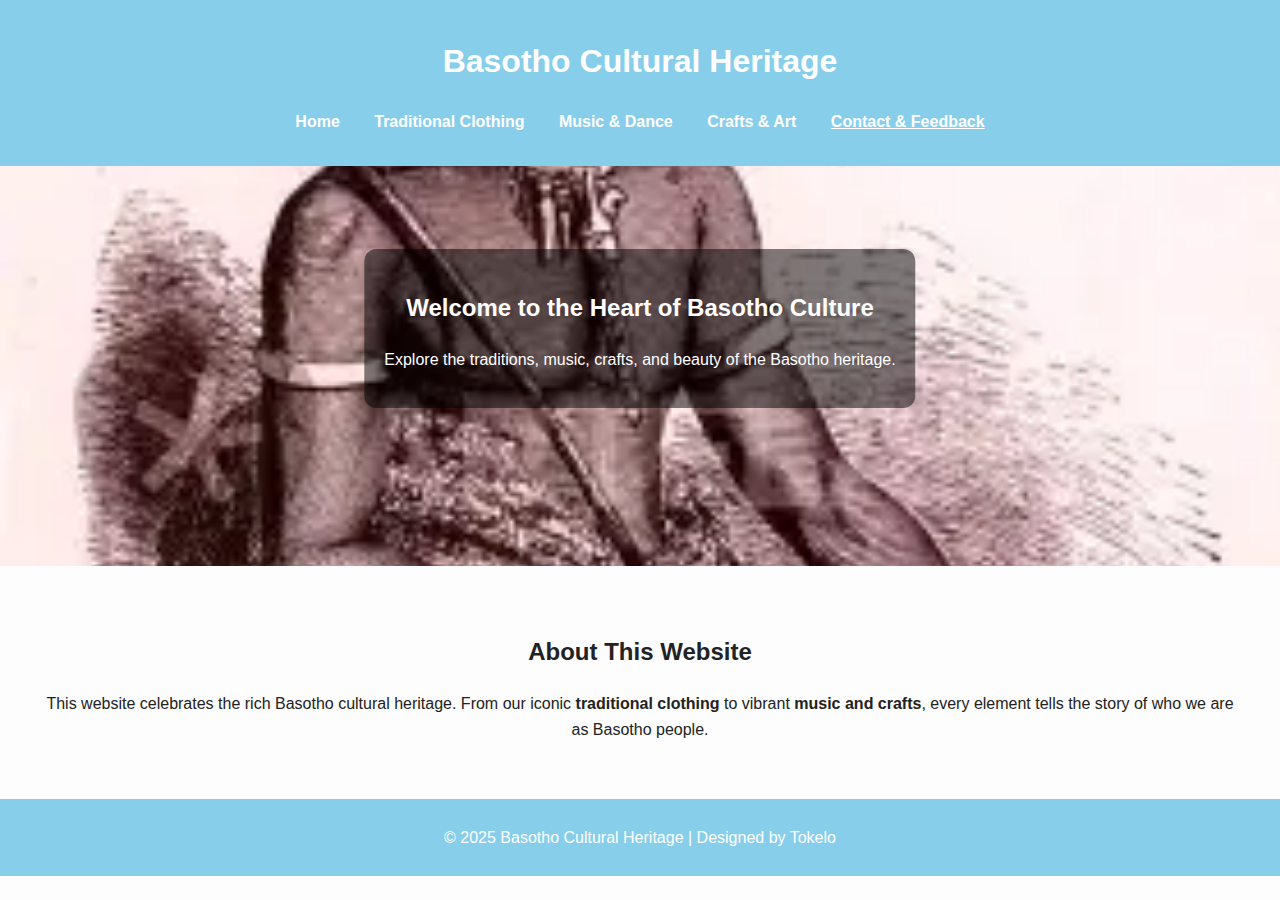
<file: index.html>
<!DOCTYPE html>
<html lang="en">
<head>
  <meta charset="UTF-8">
  <meta name="viewport" content="width=device-width, initial-scale=1.0">
  <title>Basotho Cultural Heritage</title>
  <link rel="stylesheet" href="style.css">
</head>
<body>

 
  <header>
    <h1>Basotho Cultural Heritage</h1>
    <nav>
      <ul>
        <li><a href="index.html">Home</a></li>
        <li><a href="traditional.html">Traditional Clothing</a></li>
        <li><a href="music-Dance.html">Music & Dance</a></li>
        <li><a href="crafts-Art.html">Crafts & Art</a></li>
        <li><a href="contact-Feedback.html" class="active">Contact & Feedback</a></li></ul>
    </nav>
  </header>

  
  <section class="hero">
    <img src="images/hero.webp" alt="Basotho traditional culture">
    <div class="hero-text">
      <h2>Welcome to the Heart of Basotho Culture</h2>
      <p>Explore the traditions, music, crafts, and beauty of the Basotho heritage.</p>
    </div>
  </section>

 
  <section class="intro">
    <h2>About This Website</h2>
    <p>This website celebrates the rich Basotho cultural heritage. From our iconic <strong>traditional clothing</strong> to vibrant <strong>music and crafts</strong>, every element tells the story of who we are as Basotho people.</p>
  </section>

  <footer>
    <p>&copy; 2025 Basotho Cultural Heritage | Designed by Tokelo</p>
  </footer>

</body>

</html>
</file>
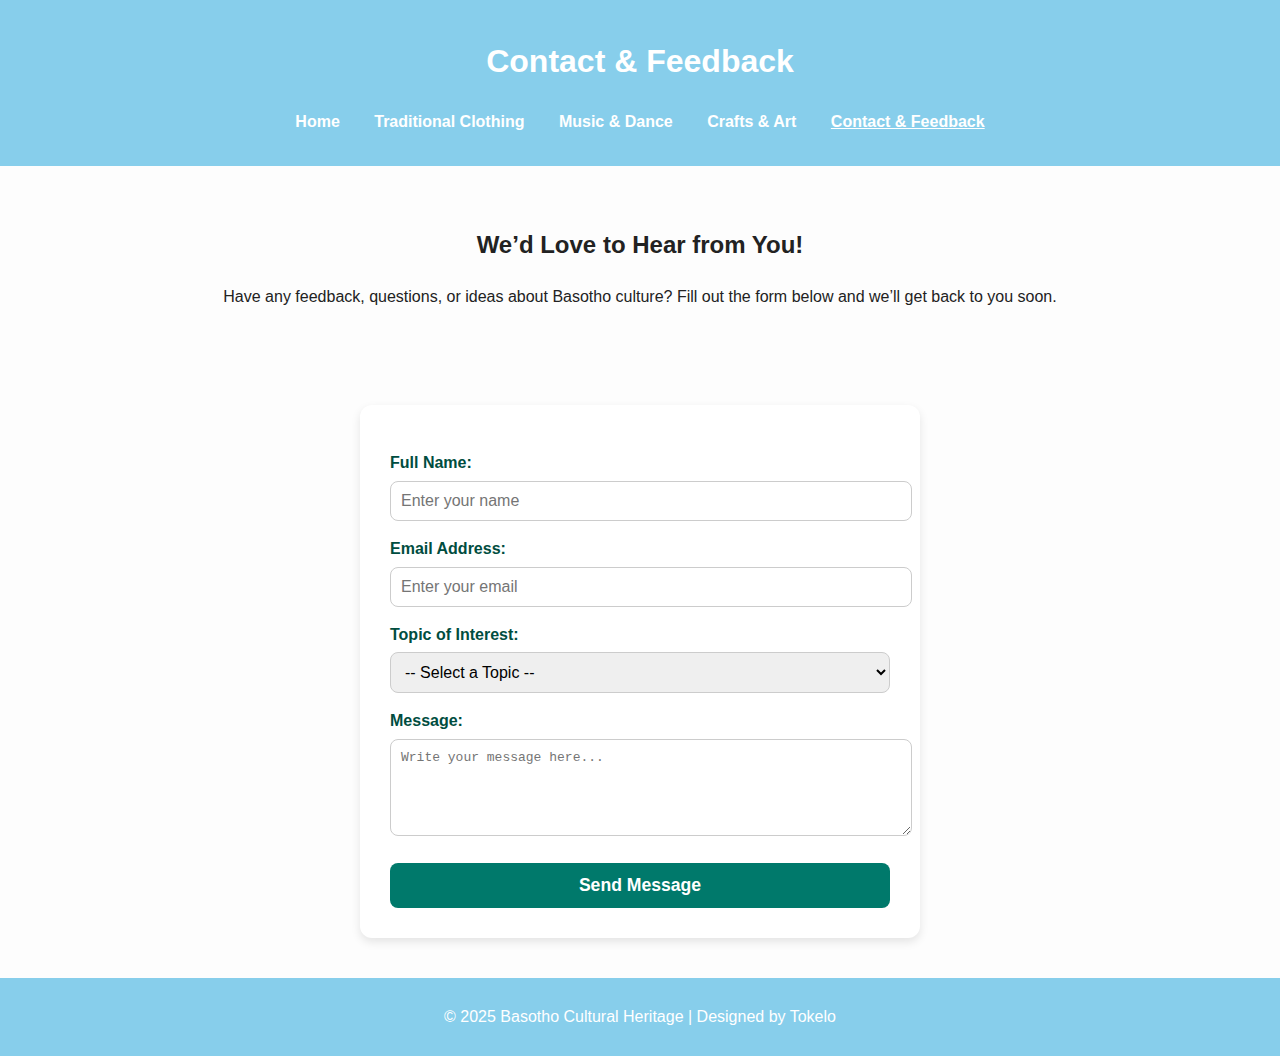
<file: Contact&Feedback.html>
<!DOCTYPE html>
<html lang="en">
<head>
  <meta charset="UTF-8">
  <meta name="viewport" content="width=device-width, initial-scale=1.0">
  <title>Contact & Feedback | Basotho Heritage</title>
  <link rel="stylesheet" href="style.css">
</head>
<body>

  <header>
    <h1>Contact & Feedback</h1>
    <nav>
      <ul>
        <li><a href="index.html">Home</a></li>
        <li><a href="traditional.html">Traditional Clothing</a></li>
        <li><a href="music&Dance.html">Music & Dance</a></li>
        <li><a href="crafts&Art.html">Crafts & Art</a></li>
        <li><a href="contact&Feedback.html" class="active">Contact & Feedback</a></li>
      </ul>
    </nav>
  </header>

  <section class="intro">
    <h2>We’d Love to Hear from You!</h2>
    <p>Have any feedback, questions, or ideas about Basotho culture? Fill out the form below and we’ll get back to you soon.</p>
  </section>

  <!-- Contact Form Section -->
  <section class="contact-section">
    <form action="#" method="post" class="contact-form">
      <label for="name">Full Name:</label>
      <input type="text" id="name" name="name" placeholder="Enter your name" required>

      <label for="email">Email Address:</label>
      <input type="email" id="email" name="email" placeholder="Enter your email" required>

      <label for="topic">Topic of Interest:</label>
      <select id="topic" name="topic" required>
        <option value="">-- Select a Topic --</option>
        <option value="clothing">Traditional Clothing</option>
        <option value="music">Music & Dance</option>
        <option value="crafts">Crafts & Art</option>
        <option value="other">Other</option>
      </select>

      <label for="message">Message:</label>
      <textarea id="message" name="message" rows="5" placeholder="Write your message here..." required></textarea>

      <button type="submit">Send Message</button>
    </form>
  </section>

  <footer>
    <p>&copy; 2025 Basotho Cultural Heritage | Designed by Tokelo</p>
  </footer>

</body>
</html>
</file>
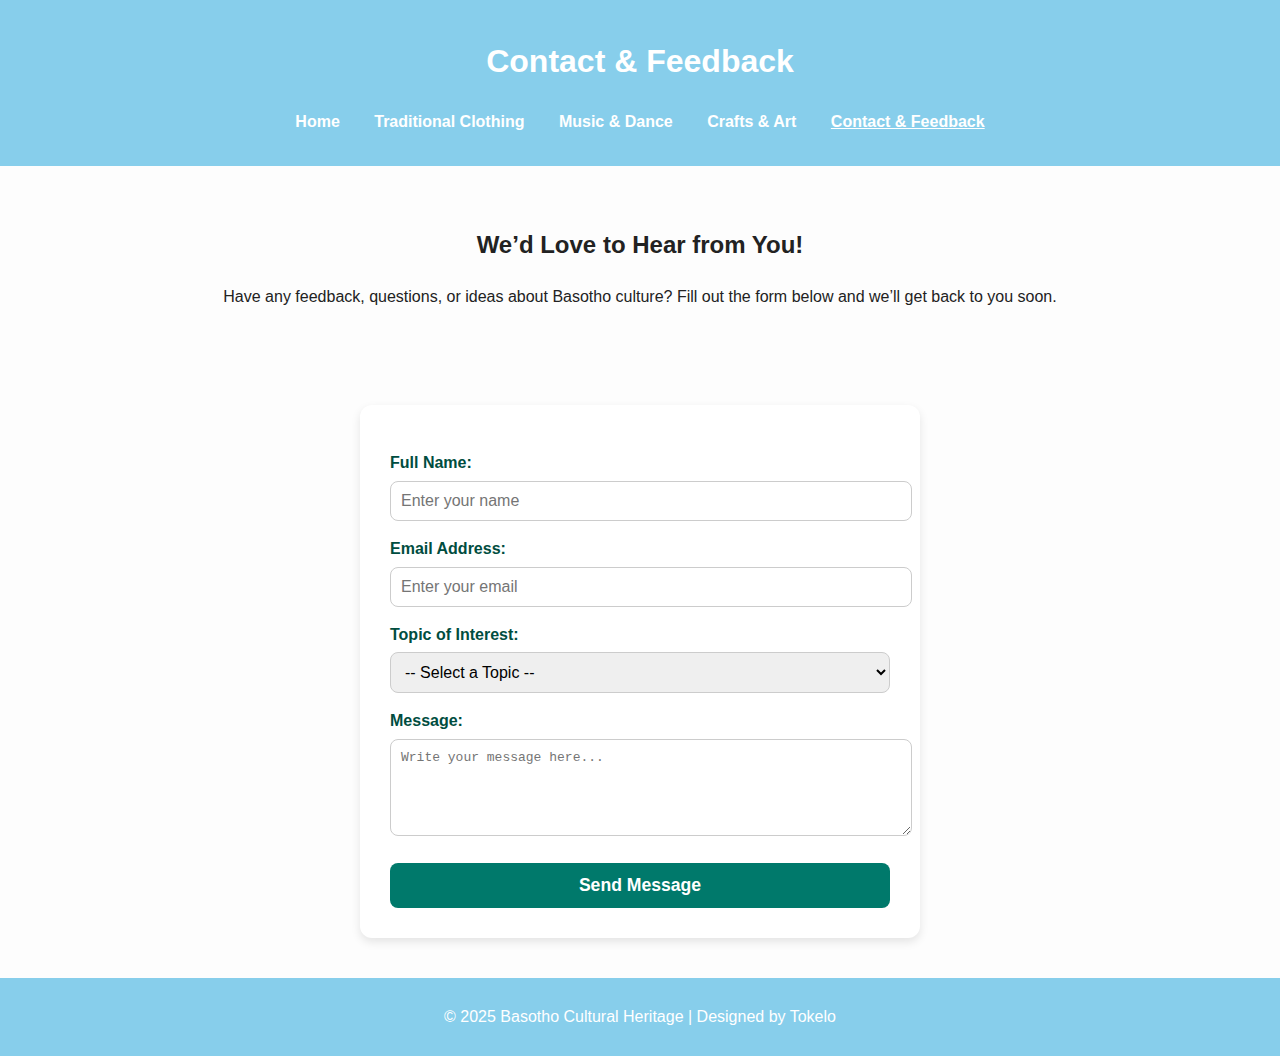
<file: Contact-Feedback.html>
<!DOCTYPE html>
<html lang="en">
<head>
  <meta charset="UTF-8">
  <meta name="viewport" content="width=device-width, initial-scale=1.0">
  <title>Contact & Feedback | Basotho Heritage</title>
  <link rel="stylesheet" href="style.css">
</head>
<body>

  <header>
    <h1>Contact & Feedback</h1>
    <nav>
      <ul>
        <li><a href="index.html">Home</a></li>
        <li><a href="traditional.html">Traditional Clothing</a></li>
        <li><a href="music-Dance.html">Music & Dance</a></li>
        <li><a href="crafts-Art.html">Crafts & Art</a></li>
        <li><a href="contact-Feedback.html" class="active">Contact & Feedback</a></li>
      </ul>
    </nav>
  </header>

  <section class="intro">
    <h2>We’d Love to Hear from You!</h2>
    <p>Have any feedback, questions, or ideas about Basotho culture? Fill out the form below and we’ll get back to you soon.</p>
  </section>

  <!-- Contact Form Section -->
  <section class="contact-section">
    <form action="#" method="post" class="contact-form">
      <label for="name">Full Name:</label>
      <input type="text" id="name" name="name" placeholder="Enter your name" required>

      <label for="email">Email Address:</label>
      <input type="email" id="email" name="email" placeholder="Enter your email" required>

      <label for="topic">Topic of Interest:</label>
      <select id="topic" name="topic" required>
        <option value="">-- Select a Topic --</option>
        <option value="clothing">Traditional Clothing</option>
        <option value="music">Music & Dance</option>
        <option value="crafts">Crafts & Art</option>
        <option value="other">Other</option>
      </select>

      <label for="message">Message:</label>
      <textarea id="message" name="message" rows="5" placeholder="Write your message here..." required></textarea>

      <button type="submit">Send Message</button>
    </form>
  </section>

  <footer>
    <p>&copy; 2025 Basotho Cultural Heritage | Designed by Tokelo</p>
  </footer>

</body>

</html>
</file>
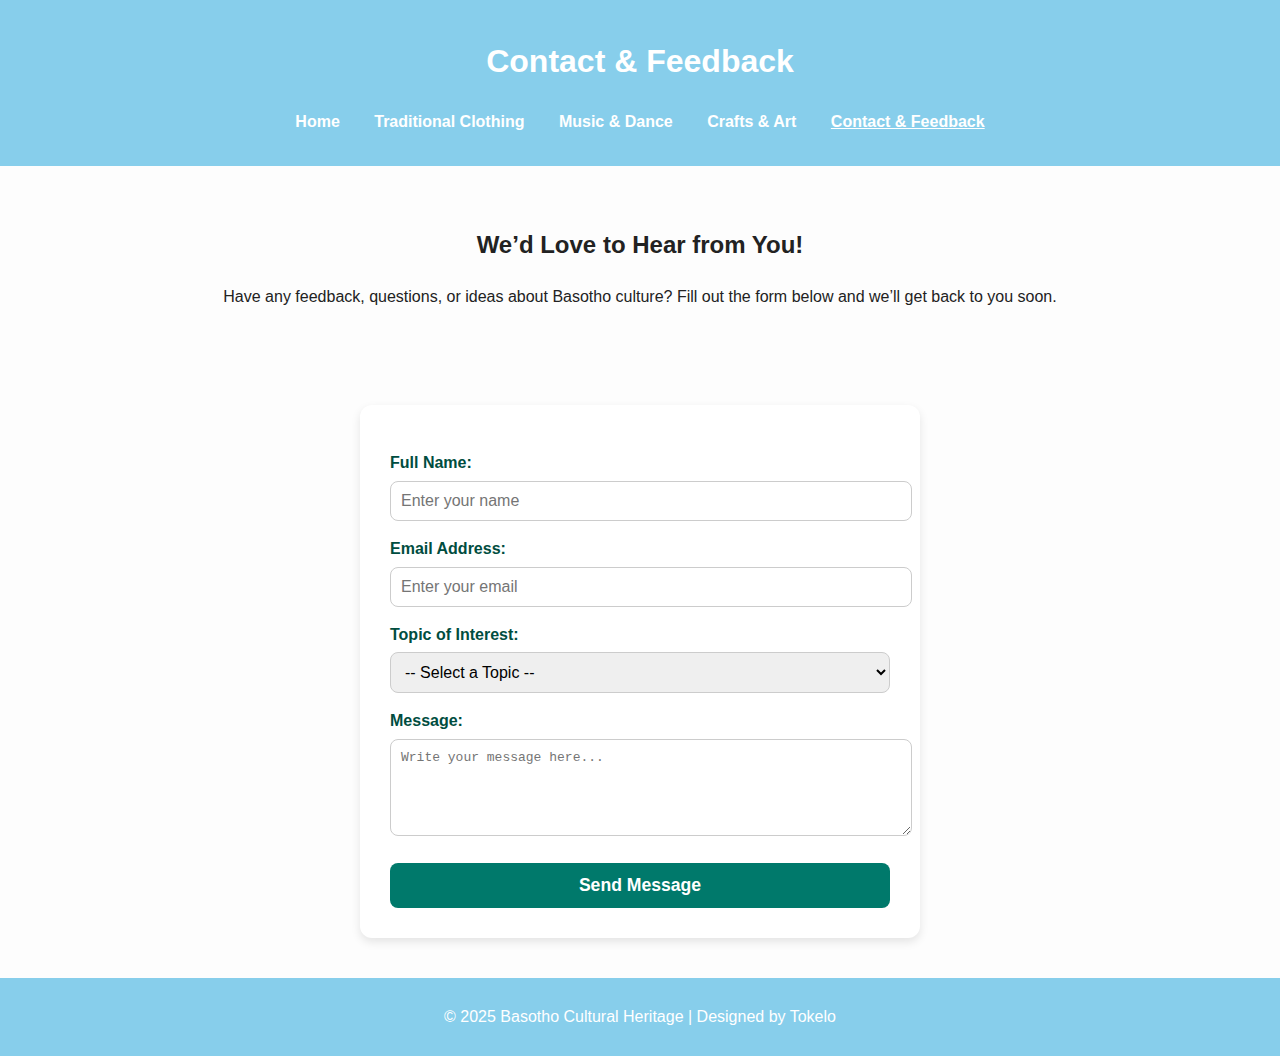
<file: contact-feedback.html>
<!DOCTYPE html>
<html lang="en">
<head>
  <meta charset="UTF-8">
  <meta name="viewport" content="width=device-width, initial-scale=1.0">
  <title>Contact & Feedback | Basotho Heritage</title>
  <link rel="stylesheet" href="style.css">
</head>
<body>

  <header>
    <h1>Contact & Feedback</h1>
    <nav>
      <ul>
        <li><a href="index.html">Home</a></li>
        <li><a href="traditional.html">Traditional Clothing</a></li>
        <li><a href="music-dance.html">Music & Dance</a></li>
        <li><a href="crafts-art.html">Crafts & Art</a></li>
        <li><a href="contact-feedback.html" class="active">Contact & Feedback</a></li>
      </ul>
    </nav>
  </header>

  <section class="intro">
    <h2>We’d Love to Hear from You!</h2>
    <p>Have any feedback, questions, or ideas about Basotho culture? Fill out the form below and we’ll get back to you soon.</p>
  </section>

  <!-- Contact Form Section -->
  <section class="contact-section">
    <form action="#" method="post" class="contact-form">
      <label for="name">Full Name:</label>
      <input type="text" id="name" name="name" placeholder="Enter your name" required>

      <label for="email">Email Address:</label>
      <input type="email" id="email" name="email" placeholder="Enter your email" required>

      <label for="topic">Topic of Interest:</label>
      <select id="topic" name="topic" required>
        <option value="">-- Select a Topic --</option>
        <option value="clothing">Traditional Clothing</option>
        <option value="music">Music & Dance</option>
        <option value="crafts">Crafts & Art</option>
        <option value="other">Other</option>
      </select>

      <label for="message">Message:</label>
      <textarea id="message" name="message" rows="5" placeholder="Write your message here..." required></textarea>

      <button type="submit">Send Message</button>
    </form>
  </section>

  <footer>
    <p>&copy; 2025 Basotho Cultural Heritage | Designed by Tokelo</p>
  </footer>

</body>

</html>
</file>
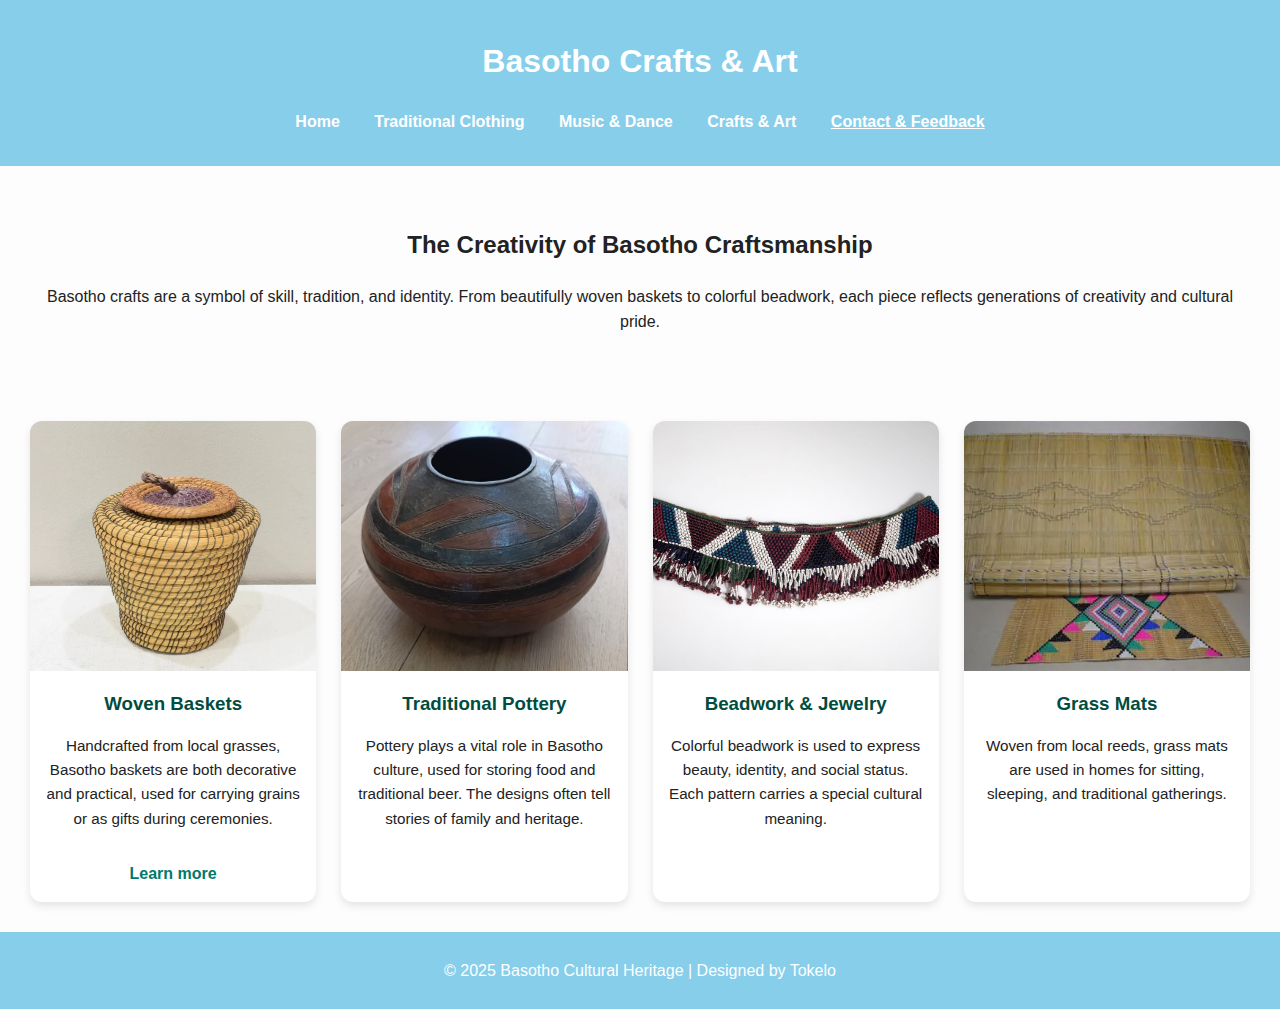
<file: Crafts&Art.html>
<!DOCTYPE html>
<html lang="en">
<head>
  <meta charset="UTF-8">
  <meta name="viewport" content="width=device-width, initial-scale=1.0">
  <title>Crafts & Art | Basotho Heritage</title>
  <link rel="stylesheet" href="style.css">
</head>
<body>

  <header>
    <h1>Basotho Crafts & Art</h1>
    <nav>
      <ul>
        <li><a href="index.html">Home</a></li>
        <li><a href="traditional.html">Traditional Clothing</a></li>
        <li><a href="music&Dance.html">Music & Dance</a></li>
        <li><a href="crafts&Art.html">Crafts & Art</a></li>
        <li><a href="contact&Feedback.html" class="active">Contact & Feedback</a></li>
      </ul>
    </nav>
  </header>

  <section class="intro">
    <h2>The Creativity of Basotho Craftsmanship</h2>
    <p>Basotho crafts are a symbol of skill, tradition, and identity. From beautifully woven baskets to colorful beadwork, each piece reflects generations of creativity and cultural pride.</p>
  </section>

  
  <section class="crafts-gallery">
    <div class="craft-item">
      <img src="images/basket.webp" alt="Basotho Woven Basket">
      <h3>Woven Baskets</h3>
      <p>Handcrafted from local grasses, Basotho baskets are both decorative and practical, used for carrying grains or as gifts during ceremonies.</p>
      <a href="https://www.lesothohandicrafts.com/" target="_blank">Learn more</a>
    </div>

    <div class="craft-item">
      <img src="images/pottery.webp" alt="Basotho Pottery">
      <h3>Traditional Pottery</h3>
      <p>Pottery plays a vital role in Basotho culture, used for storing food and traditional beer. The designs often tell stories of family and heritage.</p>
    </div>

    <div class="craft-item">
      <img src="images/beadwork.webp" alt="Basotho Beadwork">
      <h3>Beadwork & Jewelry</h3>
      <p>Colorful beadwork is used to express beauty, identity, and social status. Each pattern carries a special cultural meaning.</p>
    </div>

    <div class="craft-item">
      <img src="images/grass-mat.webp" alt="Grass Mat">
      <h3>Grass Mats</h3>
      <p>Woven from local reeds, grass mats are used in homes for sitting, sleeping, and traditional gatherings.</p>
    </div>
  </section>

  <footer>
    <p>&copy; 2025 Basotho Cultural Heritage | Designed by Tokelo</p>
  </footer>

</body>
</html>
</file>
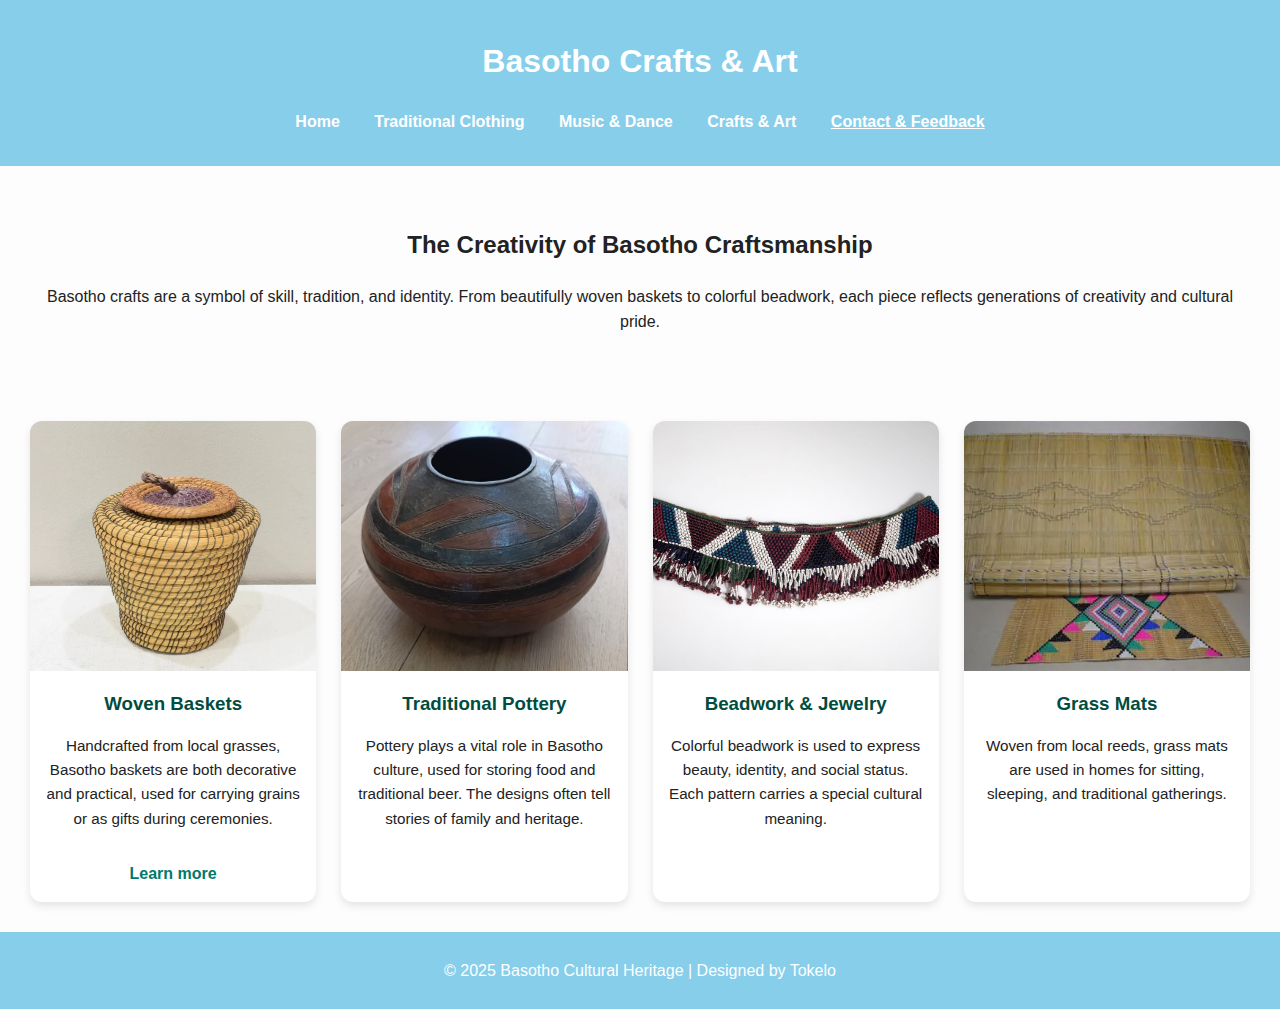
<file: Crafts-Art.html>
<!DOCTYPE html>
<html lang="en">
<head>
  <meta charset="UTF-8">
  <meta name="viewport" content="width=device-width, initial-scale=1.0">
  <title>Crafts & Art | Basotho Heritage</title>
  <link rel="stylesheet" href="style.css">
</head>
<body>

  <header>
    <h1>Basotho Crafts & Art</h1>
    <nav>
      <ul>
        <li><a href="index.html">Home</a></li>
        <li><a href="traditional.html">Traditional Clothing</a></li>
        <li><a href="music-dance.html">Music & Dance</a></li>
        <li><a href="crafts-art.html">Crafts & Art</a></li>
        <li><a href="contact-feedback.html" class="active">Contact & Feedback</a></li>
      </ul>
    </nav>
  </header>

  <section class="intro">
    <h2>The Creativity of Basotho Craftsmanship</h2>
    <p>Basotho crafts are a symbol of skill, tradition, and identity. From beautifully woven baskets to colorful beadwork, each piece reflects generations of creativity and cultural pride.</p>
  </section>

  
  <section class="crafts-gallery">
    <div class="craft-item">
      <img src="images/basket.webp" alt="Basotho Woven Basket">
      <h3>Woven Baskets</h3>
      <p>Handcrafted from local grasses, Basotho baskets are both decorative and practical, used for carrying grains or as gifts during ceremonies.</p>
      <a href="https://www.lesothohandicrafts.com/" target="_blank">Learn more</a>
    </div>

    <div class="craft-item">
      <img src="images/pottery.webp" alt="Basotho Pottery">
      <h3>Traditional Pottery</h3>
      <p>Pottery plays a vital role in Basotho culture, used for storing food and traditional beer. The designs often tell stories of family and heritage.</p>
    </div>

    <div class="craft-item">
      <img src="images/beadwork.webp" alt="Basotho Beadwork">
      <h3>Beadwork & Jewelry</h3>
      <p>Colorful beadwork is used to express beauty, identity, and social status. Each pattern carries a special cultural meaning.</p>
    </div>

    <div class="craft-item">
      <img src="images/grass-mat.webp" alt="Grass Mat">
      <h3>Grass Mats</h3>
      <p>Woven from local reeds, grass mats are used in homes for sitting, sleeping, and traditional gatherings.</p>
    </div>
  </section>

  <footer>
    <p>&copy; 2025 Basotho Cultural Heritage | Designed by Tokelo</p>
  </footer>

</body>

</html>
</file>
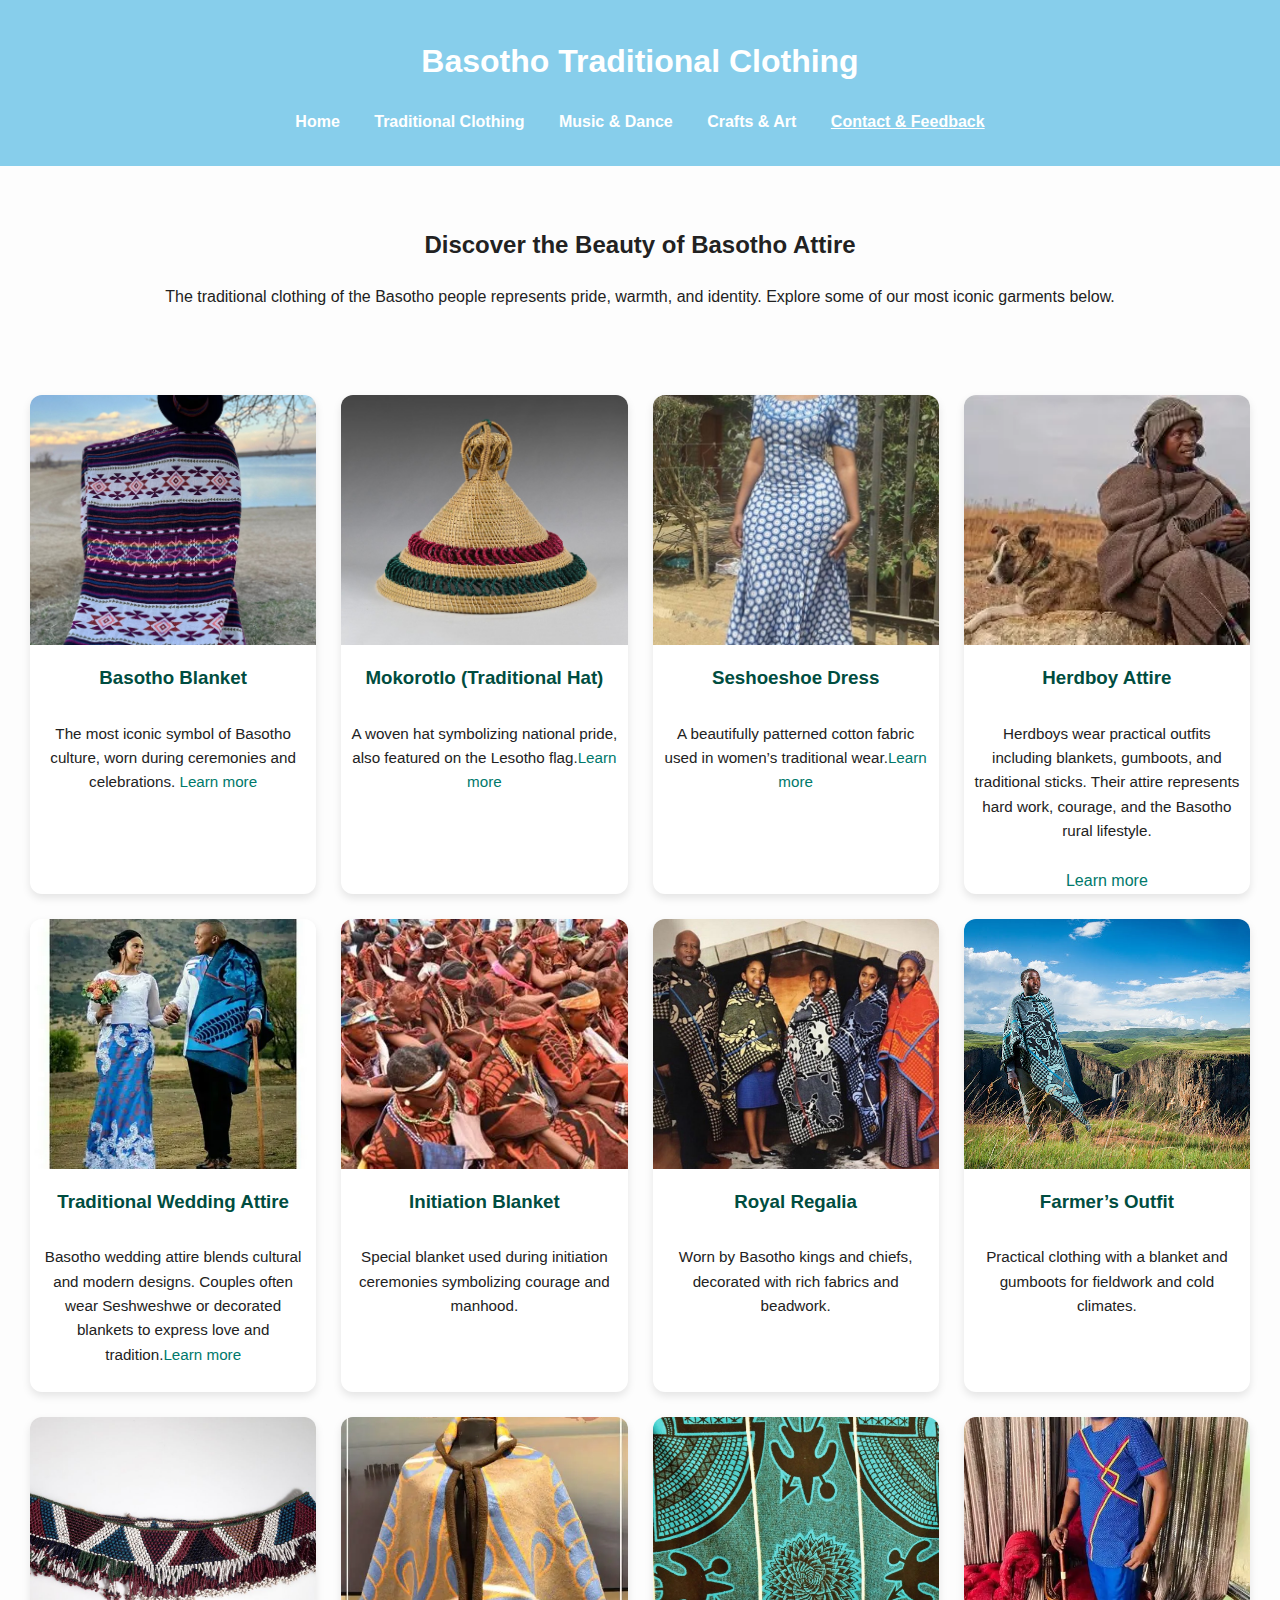
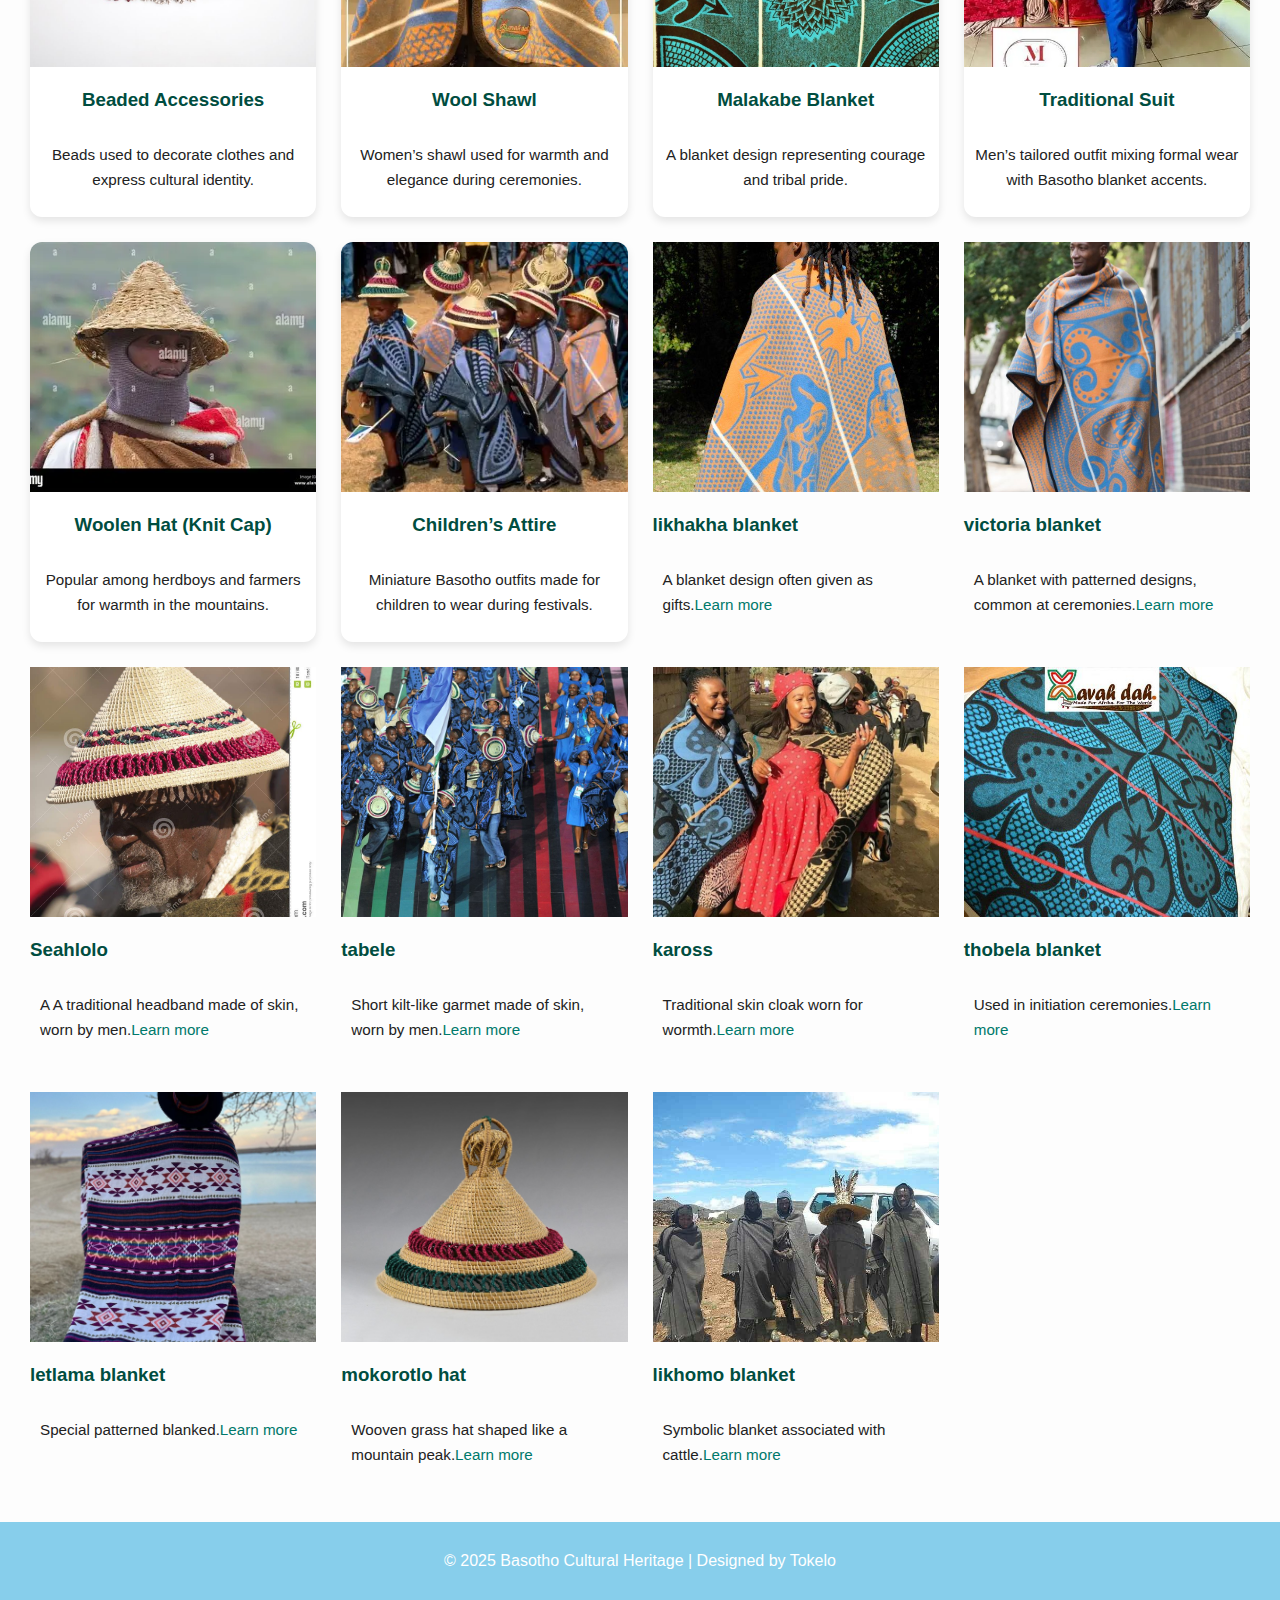
<file: traditional.html>
<!DOCTYPE html>
<html lang="en">
<head>
  <meta charset="UTF-8">
  <meta name="viewport" content="width=device-width, initial-scale=1.0">
  <title>Traditional Clothing | Basotho Heritage</title>
  <link rel="stylesheet" href="style.css">
</head>
<body>

  <header>
    <h1>Basotho Traditional Clothing</h1>
    <nav>
      <ul>
       <li><a href="index.html">Home</a></li>
        <li><a href="traditional.html">Traditional Clothing</a></li>
        <li><a href="music-dance.html">Music & Dance</a></li>
        <li><a href="crafts-art.html">Crafts & Art</a></li>
        <li><a href="contact-feedback.html" class="active">Contact & Feedback</a></li>
      </ul>
    </nav>
  </header>

  <section class="intro">
    <h2>Discover the Beauty of Basotho Attire</h2>
    <p>The traditional clothing of the Basotho people represents pride, warmth, and identity. Explore some of our most iconic garments below.</p>
  </section>

  <section class="gallery">
    <div class="item">
      <img src="images/letlama blanket.webp" alt="Basotho Blanket">
      <h3>Basotho Blanket</h3>
      <p>The most iconic symbol of Basotho culture, worn during ceremonies and celebrations. <a href="https://en.wikipedia.org/wiki/Basotho_blanket" target="_blank">Learn more</a></p>
    </div>

    <div class="item">
      <img src="images/mokorotlo hat.webp" alt="Mokorotlo Hat">
      <h3>Mokorotlo (Traditional Hat)</h3>
      <p>A woven hat symbolizing national pride, also featured on the Lesotho flag.<a href="https://en.wikipedia.org/wiki/Basotho_blanket" target="_blank">Learn more</a></p>
    </div>

    <div class="item">
      <img src="images/seshoeshoe dress.webp" alt="Seshoeshoe Dress">
      <h3>Seshoeshoe Dress</h3>
      <p>A beautifully patterned cotton fabric used in women’s traditional wear.<a href="https://en.wikipedia.org/wiki/Basotho_blanket" target="_blank">Learn more</a></p>
    </div>

 <div class="item">
      <img src="images/herd boy attire.webp" alt="Herdboy Attire">
      <h3>Herdboy Attire</h3>
      <p>Herdboys wear practical outfits including blankets, gumboots, and traditional sticks. Their attire represents hard work, courage, and the Basotho rural lifestyle.</p>
      <a href="https://lesothotimes.com/herdboy-life-in-lesotho/" target="_blank">Learn more</a>
    </div>

    <div class="item">
      <img src="images/wedding attire.webp" alt="Basotho Wedding Attire">
      <h3>Traditional Wedding Attire</h3>
      <p>Basotho wedding attire blends cultural and modern designs. Couples often wear Seshweshwe or decorated blankets to express love and tradition.<a href="https://lesothotimes.com/herdboy-life-in-lesotho/" target="_blank">Learn more</a></p>
    </div>
   <div class="item">
      <img src="images/initiation attire.webp" alt="Initiation Blanket">
      <h3>Initiation Blanket</h3>
      <p>Special blanket used during initiation ceremonies symbolizing courage and manhood.</p>
    </div>

    
    <div class="item">
      <img src="images/royal1.jpeg" alt="Royal Attire">
      <h3>Royal Regalia</h3>
      <p>Worn by Basotho kings and chiefs, decorated with rich fabrics and beadwork.</p>
    </div>

    
    <div class="item">
      <img src="images/farmer1.jpeg" alt="Farmer Outfit">
      <h3>Farmer’s Outfit</h3>
      <p>Practical clothing with a blanket and gumboots for fieldwork and cold climates.</p>
    </div>

   
    <div class="item">
      <img src="images/beadwork.webp" alt="Beaded Necklace">
      <h3>Beaded Accessories</h3>
      <p>Beads used to decorate clothes and express cultural identity.</p>
    </div>

    
    <div class="item">
      <img src="images/shawl1.webp" alt="Wool Shawl">
      <h3>Wool Shawl</h3>
      <p>Women’s shawl used for warmth and elegance during ceremonies.</p>
    </div>

    
    <div class="item">
      <img src="images/blanket2.webp" alt="Malakabe Blanket">
      <h3>Malakabe Blanket</h3>
      <p>A blanket design representing courage and tribal pride.</p>
    </div>

    
    <div class="item">
      <img src="images/suit1.webp" alt="Cultural Suit">
      <h3>Traditional Suit</h3>
      <p>Men’s tailored outfit mixing formal wear with Basotho blanket accents.</p>
    </div>

    
    <div class="item">
      <img src="images/woolhat.webp" alt="Woolen Hat">
      <h3>Woolen Hat (Knit Cap)</h3>
      <p>Popular among herdboys and farmers for warmth in the mountains.</p>
    </div>

    
    <div class="item">
      <img src="images/kholokoane.webp" alt="Children Traditional Attire">
      <h3>Children’s Attire</h3>
      <p>Miniature Basotho outfits made for children to wear during festivals.</p>
    </div>



     <div>
      <img src="images/likhakha blanket.webp"   width="120px" height="120px" alt="likhakha blanket">
      <h3>likhakha blanket</h3>
      <p>A blanket design often given as gifts.<a href="https:bing.com" target="_blank">Learn more</a></p>
    </div>

    <div>
      <img src="images/victoria blanket.webp"   width="120px" height="120px" alt="victoria blanket">
      <h3>victoria blanket</h3>
      <p>A blanket with patterned designs, common at ceremonies.<a href="https:bing.com" target="_blank">Learn more</a></p>
    </div>

    <div>
      <img src="images/seahlolo.webp"   width="120px" height="120px" alt="Seahlolo ">
      <h3>Seahlolo</h3>
      <p>A A traditional headband made of skin, worn by men.<a href="https:bing.com" target="_blank">Learn more</a></p>
    </div>

    <div>
      <img src="images/tabele.jfif"   width="120px" height="120px" alt="tabele">
      <h3>tabele</h3>
      <p>Short kilt-like garmet made of skin, worn by men.<a href="https:bing.com" target="_blank">Learn more</a></p>
    </div>

    <div>
      <img src="images/attire4.webp"   width="120px" height="120px" alt="kaross">
      <h3>kaross</h3>
      <p>Traditional skin cloak worn for wormth.<a href="https:bing.com" target="_blank">Learn more</a></p>
    </div>

    <div>
      <img src="images/thobela blanket.webp"   width="120px" height="120px" alt="thobela blanket">
      <h3>thobela blanket</h3>
      <p>Used in initiation ceremonies.<a href="https:bing.com" target="_blank">Learn more</a></p>
    </div>

    <div>
      <img src="images/letlama blanket.webp"  width="120px" height="120px"  alt="letlama blanket">
      <h3>letlama blanket</h3>
      <p>Special patterned blanked.<a href="https:bing.com" target="_blank">Learn more</a></p>
    </div>

    <div>
      <img src="images/mokorotlo hat.webp"   width="120px" height="120px" alt="mokorotlo hat">
      <h3>mokorotlo hat</h3>
      <p>Wooven grass hat shaped like a mountain peak.<a href="https:bing.com" target="_blank">Learn more</a></p>
    </div>

    <div>
      <img src="images/likhomo blanket.webp"   width="120px" height="120px" alt="likhomo blanket">
      <h3>likhomo blanket</h3>
      <p>Symbolic blanket associated with cattle.<a href="https:bing.com" target="_blank">Learn more</a></p>
    </div>

    <div>
  </section>


  <footer>
    <p>&copy; 2025 Basotho Cultural Heritage | Designed by Tokelo</p>
  </footer>
</body>

</html>
</file>
<file: style.css>
body {
  font-family: 'Poppins', sans-serif;
  margin: 0;
  padding: 0;
  line-height: 1.6;
  color: #222;
  background-color: #fdfdfd;
}


header {
  background: #87ceeb;
  color: white;
  padding: 15px 0;
  text-align: center;
}

nav ul {
  list-style: none;
  padding: 0;
}

nav ul li {
  display: inline;
  margin: 0 15px;
}

nav ul li a {
  color: white;
  text-decoration: none;
  font-weight: 600;
}

nav ul li a:hover {
  text-decoration: underline;
}


.hero {
  position: relative;
  text-align: center;
}

.hero img {
  width: 100%;
  height: 400px;
  object-fit: cover;
}

.hero-text {
  position: absolute;
  top: 40%;
  left: 50%;
  transform: translate(-50%, -50%);
  color: white;
  background: rgba(0, 0, 0, 0.5);
  padding: 20px;
  border-radius: 12px;
}

/* Intro section */
.intro {
  padding: 40px;
  text-align: center;
}

footer {
  background: #87ceeb;
  color: white;
  text-align: center;
  padding: 10px;
}

.gallery {
  display: grid;
  grid-template-columns: repeat(auto-fit, minmax(250px, 1fr));
  gap: 25px;
  padding: 30px;
}

.gallery .item {
  background: #fff;
  border-radius: 12px;
  box-shadow: 0 4px 8px rgba(0,0,0,0.1);
  text-align: center;
  overflow: hidden;
  transition: transform 0.3s ease, box-shadow 0.3s ease;
}

.gallery .item:hover {
  transform: scale(1.05);
  box-shadow: 0 8px 16px rgba(0,0,0,0.2);
}

.gallery img {
  width: 100%;
  height: 250px;
  object-fit: cover;
}

.gallery h3 {
  color: #004d40;
  margin-top: 10px;
}

.gallery p {
  padding: 10px;
  font-size: 0.95em;
}

.gallery a {
  color: #00796b;
  text-decoration: none;
}

.gallery a:hover {
  text-decoration: underline;
}


nav ul li a.active {
  text-decoration: underline;
  font-weight: bold;
}

.media {
  display: flex;
  flex-wrap: wrap;
  justify-content: center;
  gap: 40px;
  padding: 30px;
}

.media article {
  flex: 1 1 300px;
  text-align: center;
}

audio, video {
  width: 100%;
  max-width: 500px;
  margin-top: 10px;
  border-radius: 10px;
}

.content {
  padding: 40px;
  display: grid;
  grid-template-columns: repeat(auto-fit, minmax(280px, 1fr));
  gap: 30px;
}

.content article {
  background: #fff;
  border-radius: 12px;
  box-shadow: 0 4px 8px rgba(0,0,0,0.1);
  padding: 20px;
  transition: transform 0.3s ease;
}

.content article:hover {
  transform: scale(1.03);
}/* Crafts & Art Page */
.crafts-gallery {
  display: grid;
  grid-template-columns: repeat(auto-fit, minmax(250px, 1fr));
  gap: 25px;
  padding: 30px;
}

.craft-item {
  background: #fff;
  border-radius: 12px;
  box-shadow: 0 4px 8px rgba(0,0,0,0.1);
  overflow: hidden;
  transition: transform 0.3s ease, box-shadow 0.3s ease;
  text-align: center;
}

.craft-item:hover {
  transform: scale(1.04);
  box-shadow: 0 8px 16px rgba(0,0,0,0.2);
}

.craft-item img {
  width: 100%;
  height: 250px;
  object-fit: cover;
}

.craft-item h3 {
  color: #004d40;
  margin: 10px 0 5px;
}

.craft-item p {
  padding: 0 15px 15px;
  font-size: 0.95em;
}

.craft-item a {
  display: inline-block;
  margin-bottom: 15px;
  color: #00796b;
  text-decoration: none;
  font-weight: 600;
}

.craft-item a:hover {
  text-decoration: underline;
}
/* Contact & Feedback Page */
.contact-section {
  display: flex;
  justify-content: center;
  padding: 40px 20px;
}

.contact-form {
  background: #fff;
  padding: 30px;
  border-radius: 12px;
  box-shadow: 0 4px 10px rgba(0,0,0,0.1);
  width: 100%;
  max-width: 500px;
}

.contact-form label {
  display: block;
  margin-top: 15px;
  font-weight: bold;
  color: #004d40;
}

.contact-form input,
.contact-form select,
.contact-form textarea {
  width: 100%;
  padding: 10px;
  margin-top: 5px;
  border: 1px solid #ccc;
  border-radius: 8px;
  font-size: 1em;
  transition: border-color 0.3s ease, box-shadow 0.3s ease;
}

.contact-form input:focus,
.contact-form select:focus,
.contact-form textarea:focus {
  border-color: #00796b;
  box-shadow: 0 0 6px rgba(0, 121, 107, 0.3);
  outline: none;
}

.contact-form button {
  display: block;
  width: 100%;
  background: #00796b;
  color: white;
  font-size: 1.1em;
  font-weight: bold;
  border: none;
  border-radius: 8px;
  margin-top: 20px;
  padding: 12px;
  cursor: pointer;
  transition: background 0.3s ease;
}

.contact-form button:hover {
  background: #004d40;
}

/* Responsive design */
@media (max-width: 600px) {
  .contact-form {
    width: 100%;
    padding: 20px;
  }
}
</file>
